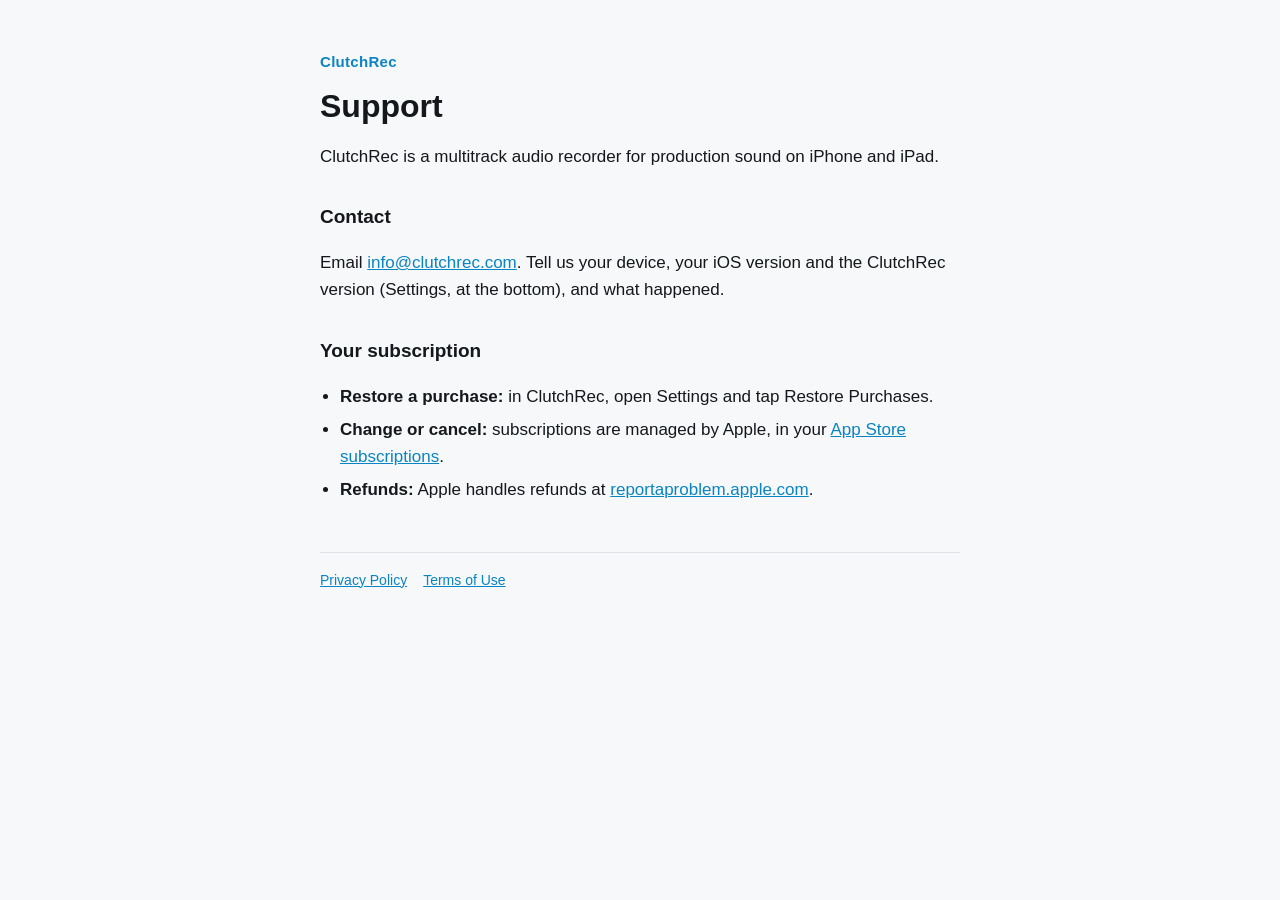
<file: index.html>
<!doctype html>
<html lang="en"><head><meta charset="utf-8"><meta name="viewport" content="width=device-width,initial-scale=1">
<title>ClutchRec Support</title><link rel="stylesheet" href="style.css"></head>
<body><main>
<a class="mark" href="./">ClutchRec</a>
<h1>Support</h1>
<p>ClutchRec is a multitrack audio recorder for production sound on iPhone and iPad.</p>
<h2>Contact</h2>
<p>Email <a href="mailto:info@clutchrec.com">info@clutchrec.com</a>. Tell us your device, your iOS version and the ClutchRec version (Settings, at the bottom), and what happened.</p>
<h2>Your subscription</h2>
<ul>
<li><strong>Restore a purchase:</strong> in ClutchRec, open Settings and tap Restore Purchases.</li>
<li><strong>Change or cancel:</strong> subscriptions are managed by Apple, in your <a href="https://apps.apple.com/account/subscriptions">App Store subscriptions</a>.</li>
<li><strong>Refunds:</strong> Apple handles refunds at <a href="https://reportaproblem.apple.com">reportaproblem.apple.com</a>.</li>
</ul>
<footer><a href="privacy/">Privacy Policy</a><a href="https://www.apple.com/legal/internet-services/itunes/dev/stdeula/">Terms of Use</a></footer>
</main></body></html>
</file>
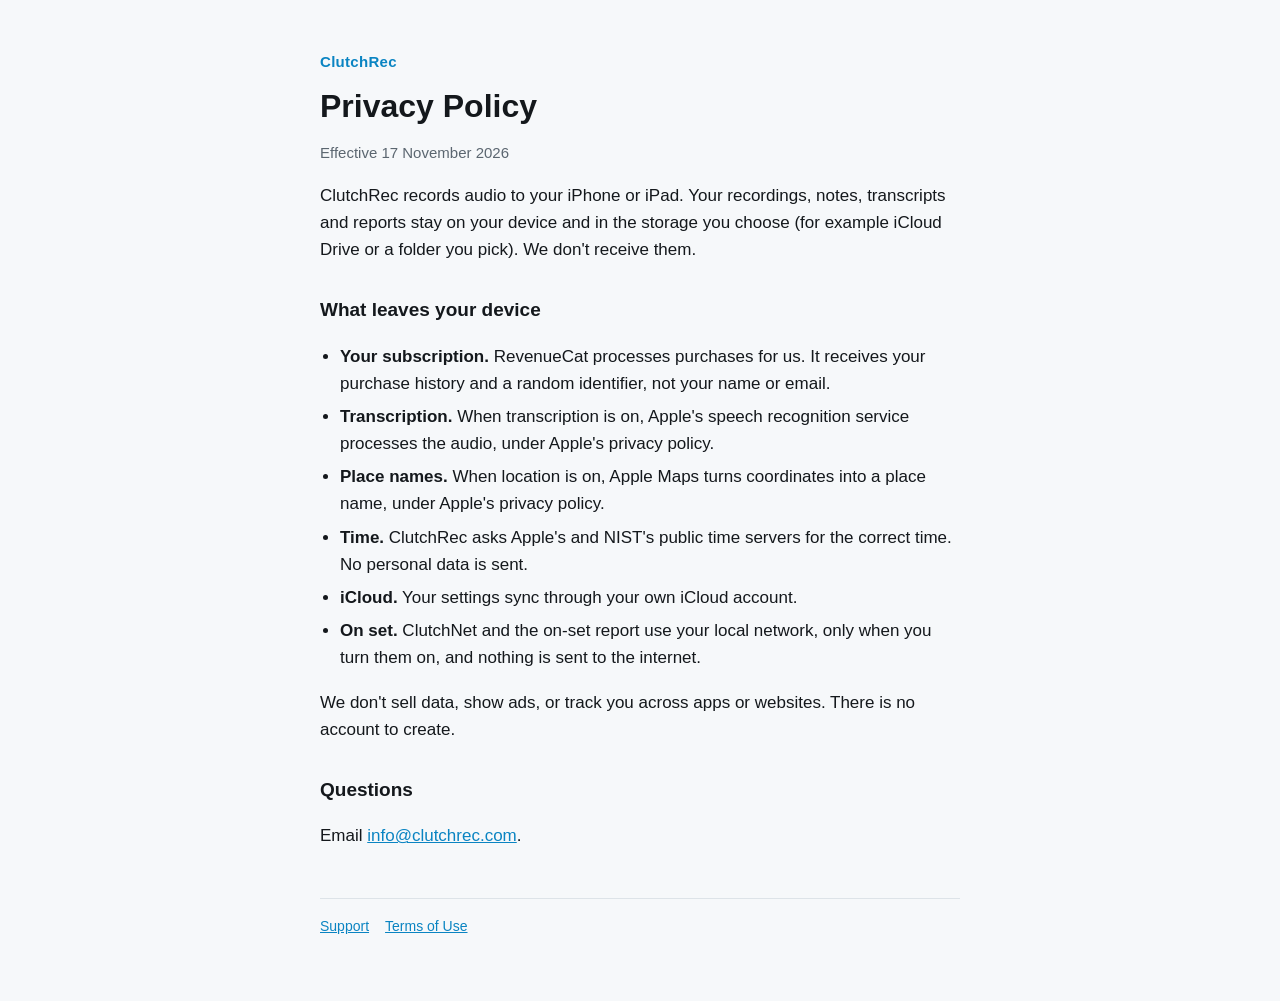
<file: privacy/index.html>
<!doctype html>
<html lang="en"><head><meta charset="utf-8"><meta name="viewport" content="width=device-width,initial-scale=1">
<title>ClutchRec Privacy Policy</title><link rel="stylesheet" href="../style.css"></head>
<body><main>
<a class="mark" href="../">ClutchRec</a>
<h1>Privacy Policy</h1>
<p class="dim">Effective 17 November 2026</p>
<p>ClutchRec records audio to your iPhone or iPad. Your recordings, notes, transcripts and reports stay on your device and in the storage you choose (for example iCloud Drive or a folder you pick). We don't receive them.</p>
<h2>What leaves your device</h2>
<ul>
<li><strong>Your subscription.</strong> RevenueCat processes purchases for us. It receives your purchase history and a random identifier, not your name or email.</li>
<li><strong>Transcription.</strong> When transcription is on, Apple's speech recognition service processes the audio, under Apple's privacy policy.</li>
<li><strong>Place names.</strong> When location is on, Apple Maps turns coordinates into a place name, under Apple's privacy policy.</li>
<li><strong>Time.</strong> ClutchRec asks Apple's and NIST's public time servers for the correct time. No personal data is sent.</li>
<li><strong>iCloud.</strong> Your settings sync through your own iCloud account.</li>
<li><strong>On set.</strong> ClutchNet and the on-set report use your local network, only when you turn them on, and nothing is sent to the internet.</li>
</ul>
<p>We don't sell data, show ads, or track you across apps or websites. There is no account to create.</p>
<h2>Questions</h2>
<p>Email <a href="mailto:info@clutchrec.com">info@clutchrec.com</a>.</p>
<footer><a href="../">Support</a><a href="https://www.apple.com/legal/internet-services/itunes/dev/stdeula/">Terms of Use</a></footer>
</main></body></html>
</file>
<file: style.css>
:root{--bg:#f6f8fa;--fg:#14181c;--muted:#5b6670;--accent:#0a84c2;--rule:#dde3e8;color-scheme:light}
@media (prefers-color-scheme:dark){:root{--bg:#0d1014;--fg:#e9eef2;--muted:#94a0aa;--accent:#66D9FF;--rule:#252c33;color-scheme:dark}}
*{box-sizing:border-box}
body{margin:0;background:var(--bg);color:var(--fg);font:17px/1.6 ui-rounded,"SF Pro Rounded",-apple-system,BlinkMacSystemFont,"Helvetica Neue",Arial,sans-serif;padding:48px 20px 64px}
main{max-width:640px;margin:0 auto}
.mark{font-weight:700;letter-spacing:.02em;color:var(--accent);text-decoration:none;font-size:15px}
h1{font-size:32px;line-height:1.2;margin:12px 0 4px;text-wrap:balance}
h2{font-size:19px;margin:32px 0 6px}
p,li{color:var(--fg)}
.dim{color:var(--muted);font-size:15px}
ul{padding-left:20px}li{margin:6px 0}
a{color:var(--accent)}
footer{margin-top:48px;padding-top:16px;border-top:1px solid var(--rule);font-size:14px;color:var(--muted);display:flex;gap:16px;flex-wrap:wrap}
</file>
